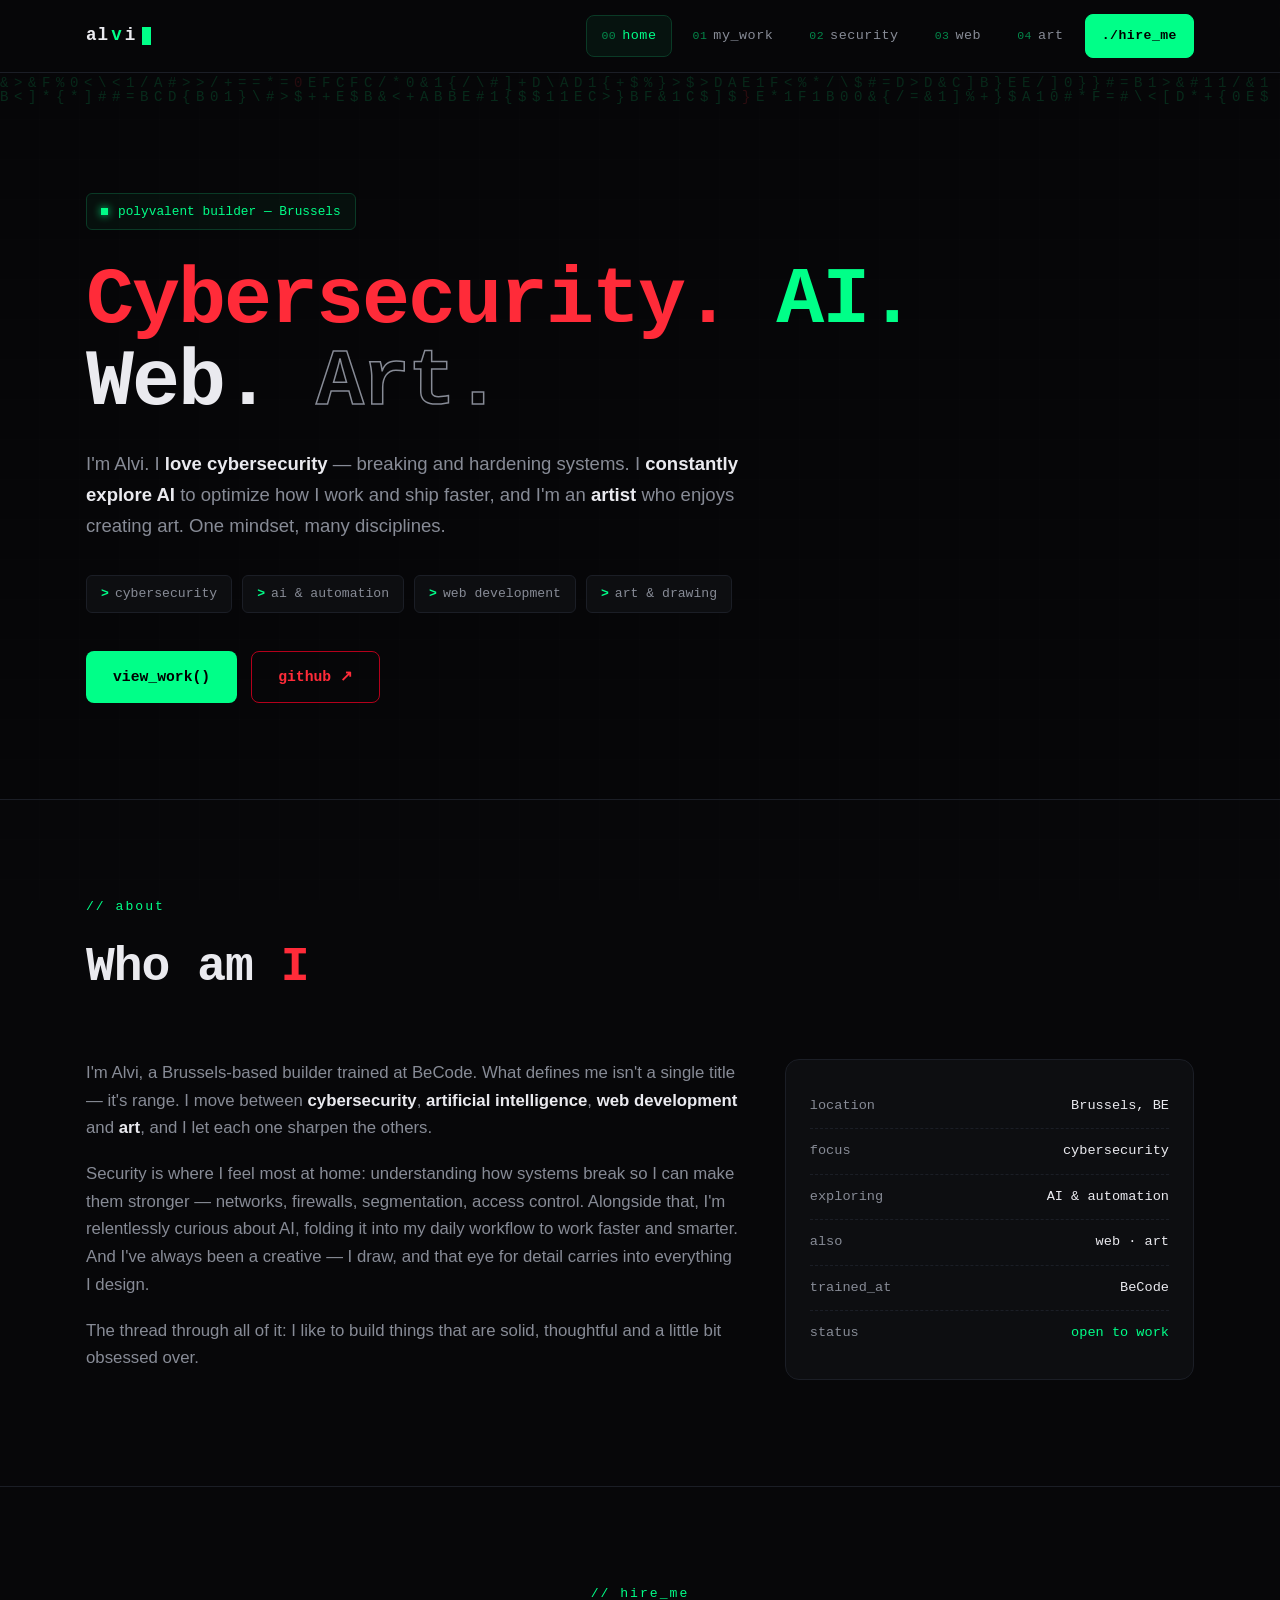
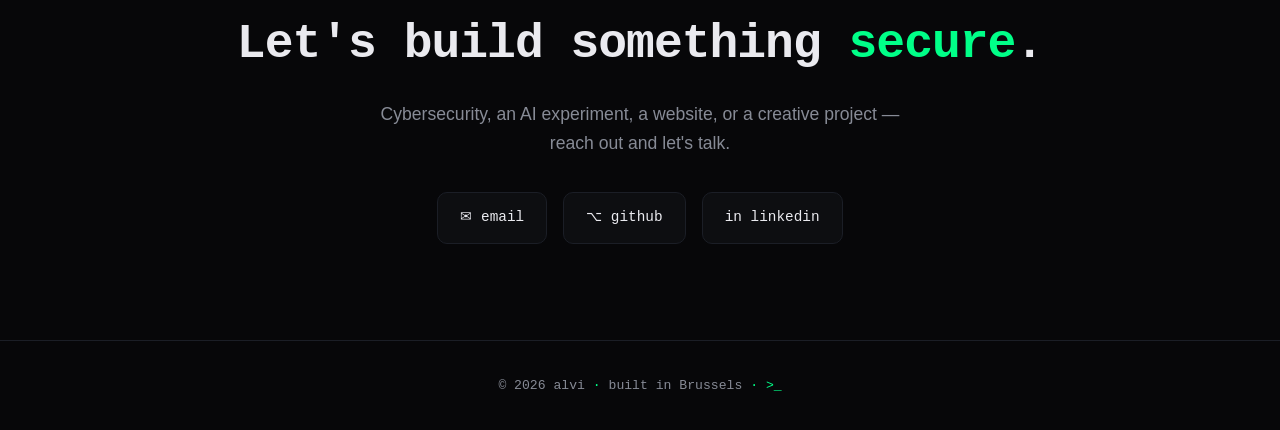
<file: index.html>
<!DOCTYPE html>
<html lang="en">
<head>
<meta charset="UTF-8">
<meta name="viewport" content="width=device-width, initial-scale=1.0">
<meta name="description" content="Alvi — cybersecurity, AI, web development and art. Brussels-based, polyvalent builder.">
<meta name="referrer" content="strict-origin-when-cross-origin">
<title>Alvi — Cybersecurity · AI · Web · Art</title>
<link rel="stylesheet" href="css/styles.css">
</head>
<body>

<header>
  <div class="wrap">
    <nav>
      <a class="brand" href="index.html">al<span class="p">v</span>i<span class="cur"></span></a>
      <button class="menu-btn" id="menuBtn" aria-label="Menu">[≡]</button>
      <div class="nav-links" id="navLinks">
        <a href="index.html" class="active" data-text="home"><span class="idx">00</span>home</a>
        <a href="pages/work.html" data-text="my_work"><span class="idx">01</span>my_work</a>
        <a href="pages/security.html" data-text="security"><span class="idx">02</span>security</a>
        <a href="pages/web.html" data-text="web"><span class="idx">03</span>web</a>
        <a href="pages/art.html" data-text="art"><span class="idx">04</span>art</a>
        <a class="nav-cta" href="#contact">./hire_me</a>
      </div>
    </nav>
  </div>
</header>

<!-- HERO -->
<section class="hero">
  <canvas id="matrix"></canvas>
  <div class="wrap">
    <div class="tagline reveal"><span class="sq"></span> polyvalent builder — Brussels</div>
    <h1 class="reveal"><span class="r">Cybersecurity.</span> <span class="g">AI.</span><br><span>Web.</span> <span class="stroke">Art.</span></h1>
    <p class="lead reveal">I'm Alvi. I <b>love cybersecurity</b> — breaking and hardening systems. I <b>constantly explore AI</b> to optimize how I work and ship faster, and I'm an <b>artist</b> who enjoys creating art. One mindset, many disciplines.</p>
    <div class="whatchips reveal">
      <span><b>&gt;</b>cybersecurity</span>
      <span><b>&gt;</b>ai &amp; automation</span>
      <span><b>&gt;</b>web development</span>
      <span><b>&gt;</b>art &amp; drawing</span>
    </div>
    <div class="cta reveal">
      <a href="pages/work.html" class="btn btn-green">view_work()</a>
      <a href="https://github.com/aedilkha" target="_blank" rel="noopener noreferrer" class="btn btn-red">github ↗</a>
    </div>
  </div>
</section>

<!-- ABOUT -->
<section class="block" id="about">
  <div class="wrap">
    <div class="sec-head reveal">
      <div class="sec-num">// about</div>
      <h2>Who am <span class="accent">I</span></h2>
    </div>
    <div class="about-grid">
      <div class="reveal">
        <p>I'm Alvi, a Brussels-based builder trained at BeCode. What defines me isn't a single title — it's range. I move between <b>cybersecurity</b>, <b>artificial intelligence</b>, <b>web development</b> and <b>art</b>, and I let each one sharpen the others.</p>
        <p>Security is where I feel most at home: understanding how systems break so I can make them stronger — networks, firewalls, segmentation, access control. Alongside that, I'm relentlessly curious about AI, folding it into my daily workflow to work faster and smarter. And I've always been a creative — I draw, and that eye for detail carries into everything I design.</p>
        <p>The thread through all of it: I like to build things that are solid, thoughtful and a little bit obsessed over.</p>
      </div>
      <aside class="facts reveal">
        <div class="fact"><span class="k">location</span><span class="v">Brussels, BE</span></div>
        <div class="fact"><span class="k">focus</span><span class="v">cybersecurity</span></div>
        <div class="fact"><span class="k">exploring</span><span class="v">AI &amp; automation</span></div>
        <div class="fact"><span class="k">also</span><span class="v">web · art</span></div>
        <div class="fact"><span class="k">trained_at</span><span class="v">BeCode</span></div>
        <div class="fact"><span class="k">status</span><span class="v" style="color:var(--green)">open to work</span></div>
      </aside>
    </div>
  </div>
</section>

<!-- CONTACT / HIRE ME -->
<section class="block contact" id="contact">
  <div class="wrap">
    <div class="sec-num reveal">// hire_me</div>
    <h2 class="reveal">Let's build something <span class="g">secure</span>.</h2>
    <p class="reveal">Cybersecurity, an AI experiment, a website, or a creative project — reach out and let's talk.</p>
    <div class="socials reveal">
      <a class="social" href="mailto:alvi.edilkhanov@gmail.com">✉ email</a>
      <a class="social" href="https://github.com/aedilkha" target="_blank" rel="noopener noreferrer">⌥ github</a>
      <a class="social" href="https://www.linkedin.com/in/alvi-e-b22881246/" target="_blank" rel="noopener noreferrer">in linkedin</a>
    </div>
  </div>
</section>

<footer>
  <div class="wrap">© <span id="year"></span> alvi <span class="g">·</span> built in Brussels <span class="g">·</span> <span class="g">&gt;_</span></div>
</footer>

<script src="js/script.js"></script>
</body>
</html>
</file>
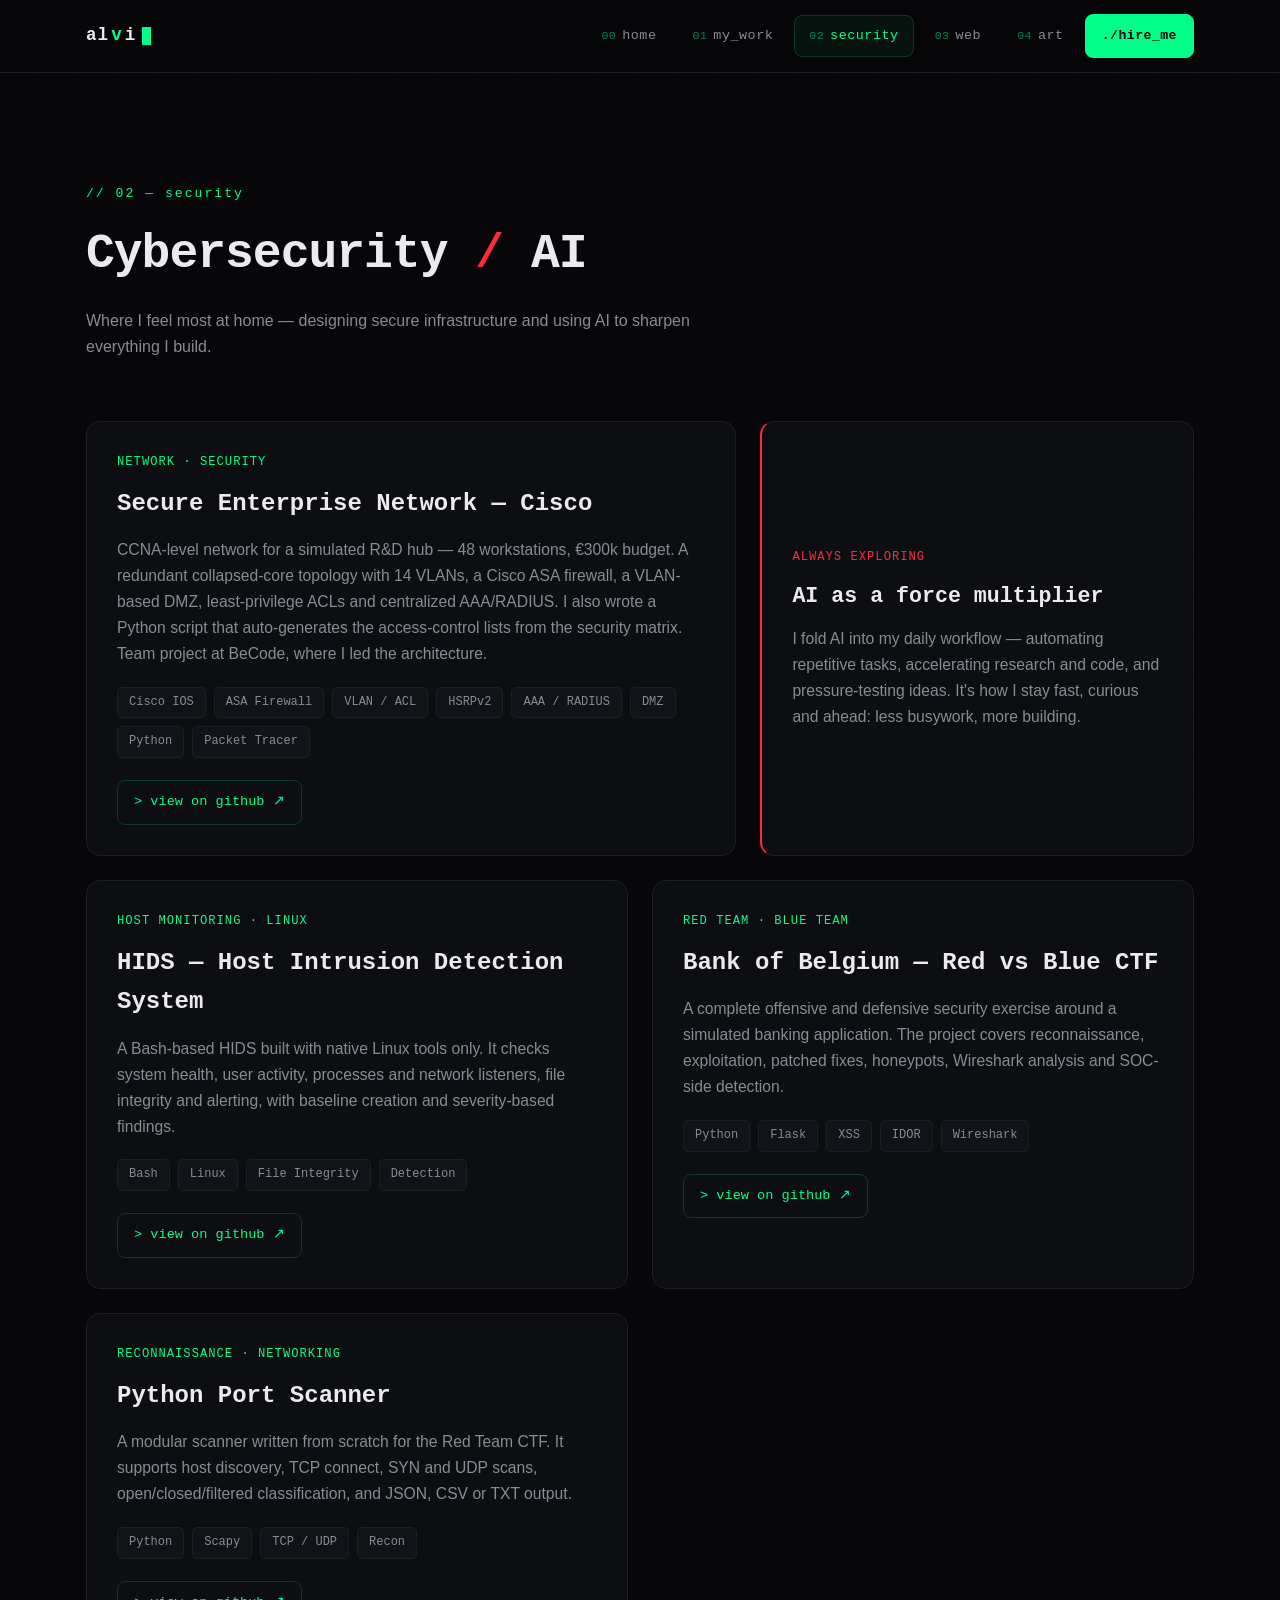
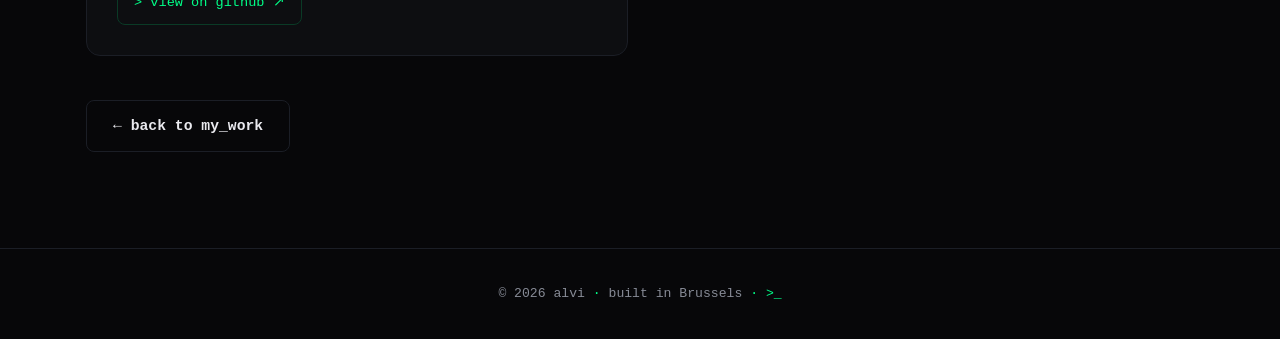
<file: pages/security.html>
<!DOCTYPE html>
<html lang="en">
<head>
<meta charset="UTF-8">
<meta name="viewport" content="width=device-width, initial-scale=1.0">
<meta name="description" content="Alvi's cybersecurity & network work.">
<meta name="referrer" content="strict-origin-when-cross-origin">
<title>Alvi — Security &amp; Network</title>
<link rel="stylesheet" href="../css/styles.css">
</head>
<body>

<header>
  <div class="wrap">
    <nav>
      <a class="brand" href="../index.html">al<span class="p">v</span>i<span class="cur"></span></a>
      <button class="menu-btn" id="menuBtn" aria-label="Menu">[≡]</button>
      <div class="nav-links" id="navLinks">
        <a href="../index.html" data-text="home"><span class="idx">00</span>home</a>
        <a href="work.html" data-text="my_work"><span class="idx">01</span>my_work</a>
        <a href="security.html" class="active" data-text="security"><span class="idx">02</span>security</a>
        <a href="web.html" data-text="web"><span class="idx">03</span>web</a>
        <a href="art.html" data-text="art"><span class="idx">04</span>art</a>
        <a class="nav-cta" href="../index.html#contact">./hire_me</a>
      </div>
    </nav>
  </div>
</header>

<section class="page-head">
  <div class="wrap">
    <div class="sec-num reveal">// 02 — security</div>
    <h1 class="reveal">Cybersecurity <span class="accent">/</span> AI</h1>
    <p class="reveal">Where I feel most at home — designing secure infrastructure and using AI to sharpen everything I build.</p>
  </div>
</section>

<section class="block" style="border-top:none;padding-top:40px">
  <div class="wrap">
    <div class="sec-grid">
      <article class="proj reveal">
        <div class="kicker">Network · Security</div>
        <h3>Secure Enterprise Network — Cisco</h3>
        <p>CCNA-level network for a simulated R&amp;D hub — 48 workstations, €300k budget. A redundant collapsed-core topology with 14 VLANs, a Cisco ASA firewall, a VLAN-based DMZ, least-privilege ACLs and centralized AAA/RADIUS. I also wrote a Python script that auto-generates the access-control lists from the security matrix. Team project at BeCode, where I led the architecture.</p>
        <div class="stack">
          <span class="chip">Cisco IOS</span><span class="chip">ASA Firewall</span><span class="chip">VLAN / ACL</span>
          <span class="chip">HSRPv2</span><span class="chip">AAA / RADIUS</span><span class="chip">DMZ</span><span class="chip">Python</span><span class="chip">Packet Tracer</span>
        </div>
        <a class="repo-link" href="https://github.com/aedilkha/secure-enterprise-network-cisco" target="_blank" rel="noopener noreferrer">&gt; view on github ↗</a>
      </article>
      <aside class="ai-card reveal">
        <div class="kicker">Always exploring</div>
        <h3>AI as a force multiplier</h3>
        <p>I fold AI into my daily workflow — automating repetitive tasks, accelerating research and code, and pressure-testing ideas. It's how I stay fast, curious and ahead: less busywork, more building.</p>
      </aside>
    </div>
    <div class="security-projects">
      <article class="proj reveal">
        <div class="kicker">Host monitoring · Linux</div>
        <h3>HIDS — Host Intrusion Detection System</h3>
        <p>A Bash-based HIDS built with native Linux tools only. It checks system health, user activity, processes and network listeners, file integrity and alerting, with baseline creation and severity-based findings.</p>
        <div class="stack"><span class="chip">Bash</span><span class="chip">Linux</span><span class="chip">File Integrity</span><span class="chip">Detection</span></div>
        <a class="repo-link" href="https://github.com/aedilkha/hids-bash-project" target="_blank" rel="noopener noreferrer">&gt; view on github ↗</a>
      </article>

      <article class="proj reveal">
        <div class="kicker">Red team · Blue team</div>
        <h3>Bank of Belgium — Red vs Blue CTF</h3>
        <p>A complete offensive and defensive security exercise around a simulated banking application. The project covers reconnaissance, exploitation, patched fixes, honeypots, Wireshark analysis and SOC-side detection.</p>
        <div class="stack"><span class="chip">Python</span><span class="chip">Flask</span><span class="chip">XSS</span><span class="chip">IDOR</span><span class="chip">Wireshark</span></div>
        <a class="repo-link" href="https://github.com/aedilkha/offensive-defensive-security-lab" target="_blank" rel="noopener noreferrer">&gt; view on github ↗</a>
      </article>

      <article class="proj reveal">
        <div class="kicker">Reconnaissance · Networking</div>
        <h3>Python Port Scanner</h3>
        <p>A modular scanner written from scratch for the Red Team CTF. It supports host discovery, TCP connect, SYN and UDP scans, open/closed/filtered classification, and JSON, CSV or TXT output.</p>
        <div class="stack"><span class="chip">Python</span><span class="chip">Scapy</span><span class="chip">TCP / UDP</span><span class="chip">Recon</span></div>
        <a class="repo-link" href="https://github.com/aedilkha/python-port-scanner" target="_blank" rel="noopener noreferrer">&gt; view on github ↗</a>
      </article>

    </div>
    <div style="margin-top:44px" class="reveal">
      <a href="work.html" class="btn btn-ghost">← back to my_work</a>
    </div>
  </div>
</section>

<footer>
  <div class="wrap">© <span id="year"></span> alvi <span class="g">·</span> built in Brussels <span class="g">·</span> <span class="g">&gt;_</span></div>
</footer>

<script src="../js/script.js"></script>
</body>
</html>
</file>
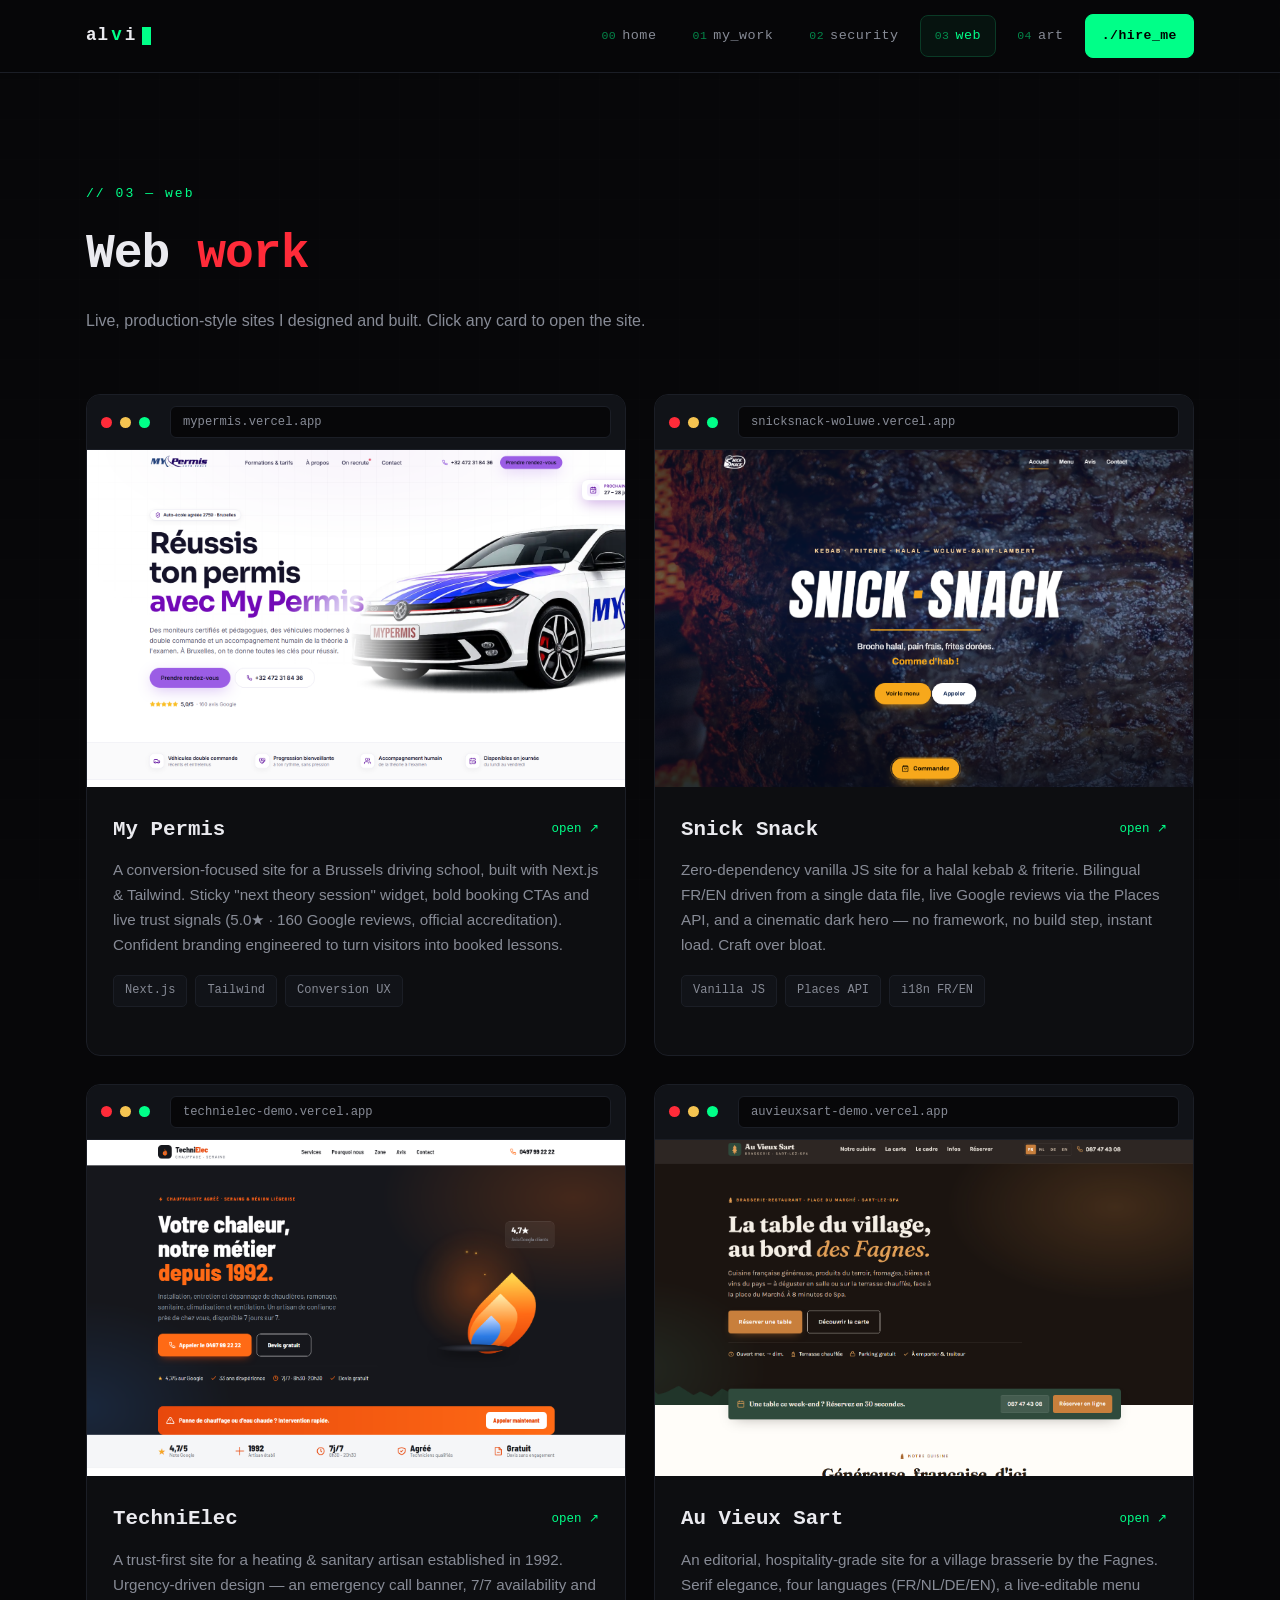
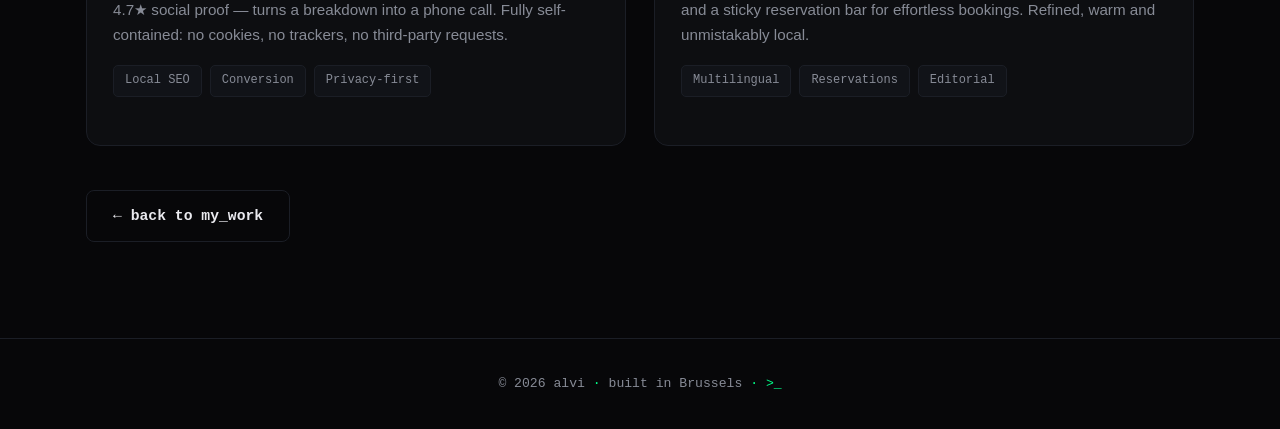
<file: pages/web.html>
<!DOCTYPE html>
<html lang="en">
<head>
<meta charset="UTF-8">
<meta name="viewport" content="width=device-width, initial-scale=1.0">
<meta name="description" content="Alvi's web development work — live production sites.">
<meta name="referrer" content="strict-origin-when-cross-origin">
<title>Alvi — Web Work</title>
<link rel="stylesheet" href="../css/styles.css">
</head>
<body>

<header>
  <div class="wrap">
    <nav>
      <a class="brand" href="../index.html">al<span class="p">v</span>i<span class="cur"></span></a>
      <button class="menu-btn" id="menuBtn" aria-label="Menu">[≡]</button>
      <div class="nav-links" id="navLinks">
        <a href="../index.html" data-text="home"><span class="idx">00</span>home</a>
        <a href="work.html" data-text="my_work"><span class="idx">01</span>my_work</a>
        <a href="security.html" data-text="security"><span class="idx">02</span>security</a>
        <a href="web.html" class="active" data-text="web"><span class="idx">03</span>web</a>
        <a href="art.html" data-text="art"><span class="idx">04</span>art</a>
        <a class="nav-cta" href="../index.html#contact">./hire_me</a>
      </div>
    </nav>
  </div>
</header>

<section class="page-head">
  <div class="wrap">
    <div class="sec-num reveal">// 03 — web</div>
    <h1 class="reveal">Web <span class="accent">work</span></h1>
    <p class="reveal">Live, production-style sites I designed and built. Click any card to open the site.</p>
  </div>
</section>

<section class="block" style="border-top:none;padding-top:40px">
  <div class="wrap">
    <div class="web-grid">

      <!-- 1. My Permis -->
      <a class="webcard reveal" href="https://mypermis.vercel.app/" target="_blank" rel="noopener noreferrer">
        <div class="browser"><div class="chrome"><span class="dot d1"></span><span class="dot d2"></span><span class="dot d3"></span><span class="addr">mypermis.vercel.app</span></div></div>
        <div class="frame"><span class="ph">MY PERMIS</span><img src="../assets/web/mypermis.png" alt="My Permis — preview" loading="lazy" onerror="this.style.display='none'"></div>
        <div class="webinfo">
          <div class="top"><h3>My Permis</h3><span class="visit">open ↗</span></div>
          <p>A conversion-focused site for a Brussels driving school, built with Next.js &amp; Tailwind. Sticky "next theory session" widget, bold booking CTAs and live trust signals (5.0★ · 160 Google reviews, official accreditation). Confident branding engineered to turn visitors into booked lessons.</p>
          <div class="stack"><span class="chip">Next.js</span><span class="chip">Tailwind</span><span class="chip">Conversion UX</span></div>
        </div>
      </a>

      <!-- 2. Snick Snack -->
      <a class="webcard reveal" href="https://snicksnack-woluwe.vercel.app/" target="_blank" rel="noopener noreferrer">
        <div class="browser"><div class="chrome"><span class="dot d1"></span><span class="dot d2"></span><span class="dot d3"></span><span class="addr">snicksnack-woluwe.vercel.app</span></div></div>
        <div class="frame"><span class="ph">SNICK SNACK</span><img src="../assets/web/snicksnack.png" alt="Snick Snack — preview" loading="lazy" onerror="this.style.display='none'"></div>
        <div class="webinfo">
          <div class="top"><h3>Snick Snack</h3><span class="visit">open ↗</span></div>
          <p>Zero-dependency vanilla JS site for a halal kebab &amp; friterie. Bilingual FR/EN driven from a single data file, live Google reviews via the Places API, and a cinematic dark hero — no framework, no build step, instant load. Craft over bloat.</p>
          <div class="stack"><span class="chip">Vanilla JS</span><span class="chip">Places API</span><span class="chip">i18n FR/EN</span></div>
        </div>
      </a>

      <!-- 3. TechniElec -->
      <a class="webcard reveal" href="https://technielec-demo.vercel.app/" target="_blank" rel="noopener noreferrer">
        <div class="browser"><div class="chrome"><span class="dot d1"></span><span class="dot d2"></span><span class="dot d3"></span><span class="addr">technielec-demo.vercel.app</span></div></div>
        <div class="frame"><span class="ph">TECHNIELEC</span><img src="../assets/web/technielec.png" alt="TechniElec — preview" loading="lazy" onerror="this.style.display='none'"></div>
        <div class="webinfo">
          <div class="top"><h3>TechniElec</h3><span class="visit">open ↗</span></div>
          <p>A trust-first site for a heating &amp; sanitary artisan established in 1992. Urgency-driven design — an emergency call banner, 7/7 availability and 4.7★ social proof — turns a breakdown into a phone call. Fully self-contained: no cookies, no trackers, no third-party requests.</p>
          <div class="stack"><span class="chip">Local SEO</span><span class="chip">Conversion</span><span class="chip">Privacy-first</span></div>
        </div>
      </a>

      <!-- 4. Au Vieux Sart -->
      <a class="webcard reveal" href="https://auvieuxsart-demo.vercel.app/" target="_blank" rel="noopener noreferrer">
        <div class="browser"><div class="chrome"><span class="dot d1"></span><span class="dot d2"></span><span class="dot d3"></span><span class="addr">auvieuxsart-demo.vercel.app</span></div></div>
        <div class="frame"><span class="ph">AU VIEUX SART</span><img src="../assets/web/auvieuxsart.png" alt="Au Vieux Sart — preview" loading="lazy" onerror="this.style.display='none'"></div>
        <div class="webinfo">
          <div class="top"><h3>Au Vieux Sart</h3><span class="visit">open ↗</span></div>
          <p>An editorial, hospitality-grade site for a village brasserie by the Fagnes. Serif elegance, four languages (FR/NL/DE/EN), a live-editable menu and a sticky reservation bar for effortless bookings. Refined, warm and unmistakably local.</p>
          <div class="stack"><span class="chip">Multilingual</span><span class="chip">Reservations</span><span class="chip">Editorial</span></div>
        </div>
      </a>

    </div>
    <div style="margin-top:44px" class="reveal">
      <a href="work.html" class="btn btn-ghost">← back to my_work</a>
    </div>
  </div>
</section>

<footer>
  <div class="wrap">© <span id="year"></span> alvi <span class="g">·</span> built in Brussels <span class="g">·</span> <span class="g">&gt;_</span></div>
</footer>

<script src="../js/script.js"></script>
</body>
</html>
</file>
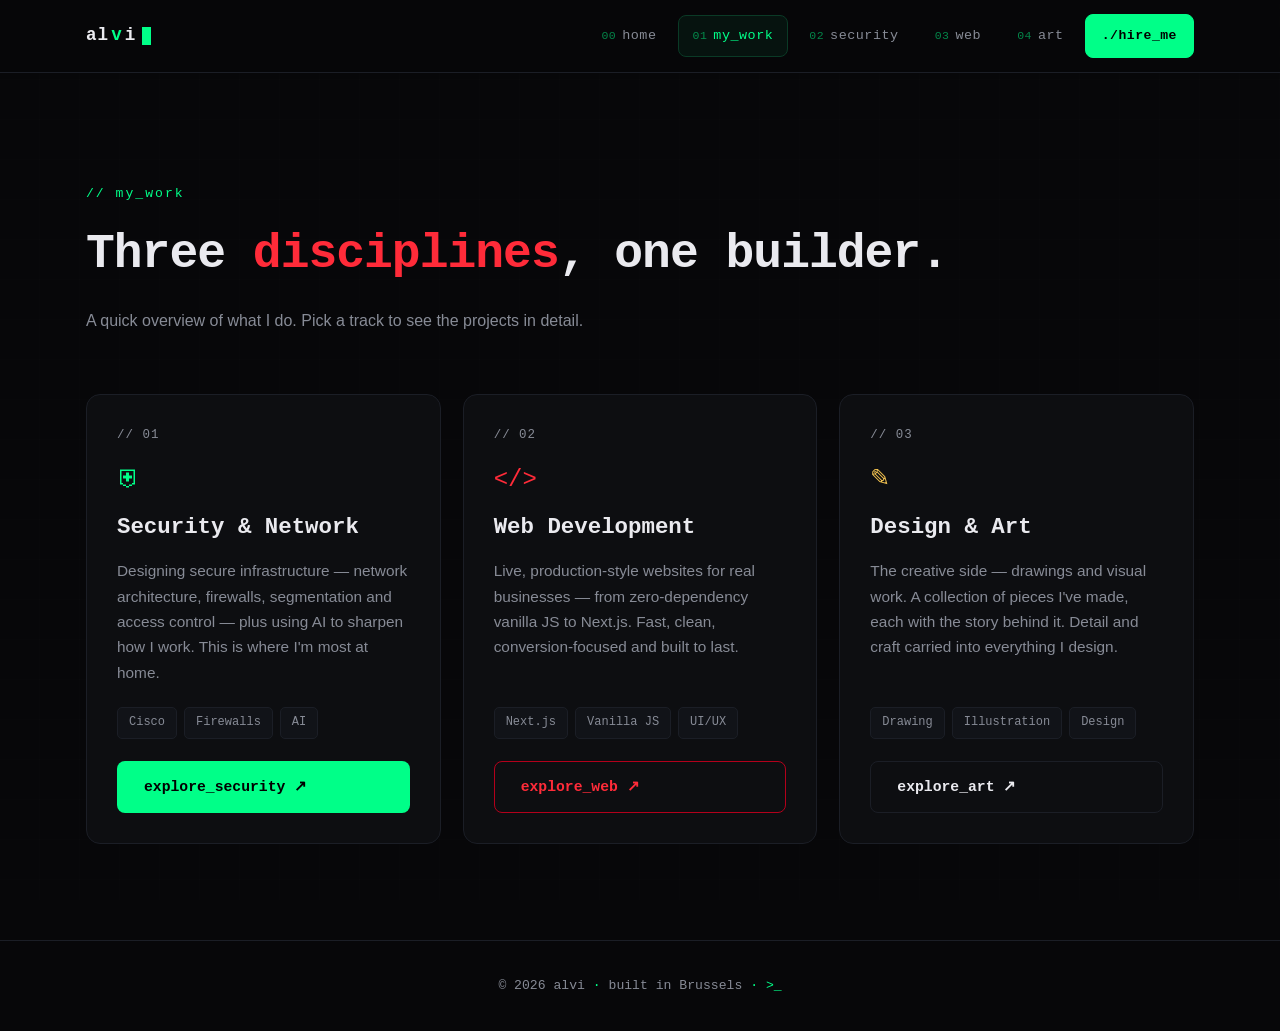
<file: pages/work.html>
<!DOCTYPE html>
<html lang="en">
<head>
<meta charset="UTF-8">
<meta name="viewport" content="width=device-width, initial-scale=1.0">
<meta name="description" content="Alvi's work — cybersecurity, web development and art.">
<meta name="referrer" content="strict-origin-when-cross-origin">
<title>Alvi — My Work</title>
<link rel="stylesheet" href="../css/styles.css">
</head>
<body>

<header>
  <div class="wrap">
    <nav>
      <a class="brand" href="../index.html">al<span class="p">v</span>i<span class="cur"></span></a>
      <button class="menu-btn" id="menuBtn" aria-label="Menu">[≡]</button>
      <div class="nav-links" id="navLinks">
        <a href="../index.html" data-text="home"><span class="idx">00</span>home</a>
        <a href="work.html" class="active" data-text="my_work"><span class="idx">01</span>my_work</a>
        <a href="security.html" data-text="security"><span class="idx">02</span>security</a>
        <a href="web.html" data-text="web"><span class="idx">03</span>web</a>
        <a href="art.html" data-text="art"><span class="idx">04</span>art</a>
        <a class="nav-cta" href="../index.html#contact">./hire_me</a>
      </div>
    </nav>
  </div>
</header>

<section class="page-head">
  <div class="wrap">
    <div class="sec-num reveal">// my_work</div>
    <h1 class="reveal">Three <span class="accent">disciplines</span>, one builder.</h1>
    <p class="reveal">A quick overview of what I do. Pick a track to see the projects in detail.</p>
  </div>
</section>

<section class="block" style="border-top:none;padding-top:40px">
  <div class="wrap">
    <div class="ov-grid">

      <article class="ov sec reveal">
        <div class="num">// 01</div>
        <div class="ic">⛨</div>
        <h3>Security &amp; Network</h3>
        <p>Designing secure infrastructure — network architecture, firewalls, segmentation and access control — plus using AI to sharpen how I work. This is where I'm most at home.</p>
        <div class="taglist"><span class="chip">Cisco</span><span class="chip">Firewalls</span><span class="chip">AI</span></div>
        <a href="security.html" class="btn btn-green">explore_security ↗</a>
      </article>

      <article class="ov wb reveal">
        <div class="num">// 02</div>
        <div class="ic">&lt;/&gt;</div>
        <h3>Web Development</h3>
        <p>Live, production-style websites for real businesses — from zero-dependency vanilla JS to Next.js. Fast, clean, conversion-focused and built to last.</p>
        <div class="taglist"><span class="chip">Next.js</span><span class="chip">Vanilla JS</span><span class="chip">UI/UX</span></div>
        <a href="web.html" class="btn btn-red">explore_web ↗</a>
      </article>

      <article class="ov ar reveal">
        <div class="num">// 03</div>
        <div class="ic">✎</div>
        <h3>Design &amp; Art</h3>
        <p>The creative side — drawings and visual work. A collection of pieces I've made, each with the story behind it. Detail and craft carried into everything I design.</p>
        <div class="taglist"><span class="chip">Drawing</span><span class="chip">Illustration</span><span class="chip">Design</span></div>
        <a href="art.html" class="btn btn-ghost">explore_art ↗</a>
      </article>

    </div>
  </div>
</section>

<footer>
  <div class="wrap">© <span id="year"></span> alvi <span class="g">·</span> built in Brussels <span class="g">·</span> <span class="g">&gt;_</span></div>
</footer>

<script src="../js/script.js"></script>
</body>
</html>
</file>
<file: css/styles.css>
:root{
  --bg:#070709;
  --panel:#0d0e11;
  --panel-2:#111318;
  --border:#1b1e26;
  --text:#eaeaef;
  --dim:#878b96;
  --green:#00ff88;
  --green-dim:#0a3a26;
  --red:#ff2b39;
  --blood:#b3001b;
  --max:1160px;
  --mono:"JetBrains Mono",ui-monospace,SFMono-Regular,Menlo,Consolas,"Courier New",monospace;
  --sans:-apple-system,BlinkMacSystemFont,"Segoe UI",Inter,Roboto,Helvetica,Arial,sans-serif;
}
*{box-sizing:border-box;margin:0;padding:0}
/* ---- anti-copy: block text selection everywhere ---- */
*{-webkit-user-select:none;-moz-user-select:none;-ms-user-select:none;user-select:none}
img{-webkit-user-drag:none;-khtml-user-drag:none;-moz-user-drag:none;-o-user-drag:none;user-drag:none;pointer-events:none}
html{scroll-behavior:smooth}
body{background:var(--bg);color:var(--text);font-family:var(--sans);line-height:1.65;-webkit-font-smoothing:antialiased;overflow-x:hidden}
a{color:inherit;text-decoration:none}
::selection{background:transparent}
.wrap{max-width:var(--max);margin:0 auto;padding:0 26px}
.mono{font-family:var(--mono)}

body::before{
  content:"";position:fixed;inset:0;z-index:-2;
  background-image:
    linear-gradient(transparent 0,transparent 39px,rgba(255,255,255,.02) 40px),
    linear-gradient(90deg,transparent 0,transparent 39px,rgba(255,255,255,.02) 40px);
  background-size:40px 40px;
}

/* ===== NAV ===== */
header{position:sticky;top:0;z-index:100;background:rgba(7,7,9,.72);backdrop-filter:blur(14px);border-bottom:1px solid var(--border)}
nav{display:flex;align-items:center;justify-content:space-between;height:72px;gap:16px}
.brand{font-family:var(--mono);font-weight:700;font-size:1.1rem;letter-spacing:1px;display:flex;align-items:center;gap:2px;flex-shrink:0}
.brand .p{color:var(--green)}
.brand .cur{width:9px;height:18px;background:var(--green);display:inline-block;margin-left:4px;animation:blink 1.1s steps(1) infinite}
@keyframes blink{50%{opacity:0}}
.nav-links{display:flex;gap:6px;align-items:center}
.nav-links a{
  position:relative;font-family:var(--mono);font-size:.84rem;letter-spacing:.5px;color:var(--dim);
  padding:9px 14px;border:1px solid transparent;border-radius:8px;overflow:hidden;transition:color .2s,border-color .2s,background .2s;
}
.nav-links a .idx{color:var(--green);opacity:.5;margin-right:6px;font-size:.72rem}
.nav-links a:not(.nav-cta)::before{content:"";position:absolute;left:0;bottom:0;height:2px;width:100%;background:var(--green);transform:scaleX(0);transform-origin:left;transition:transform .28s ease}
.nav-links a:not(.nav-cta):hover{color:var(--text);border-color:var(--border);background:var(--panel)}
.nav-links a:not(.nav-cta):hover::before{transform:scaleX(1)}
.nav-links a.glitch{text-shadow:2px 0 var(--red),-2px 0 var(--green)}
.nav-links a.active{color:var(--green);border-color:var(--green-dim);background:rgba(0,255,136,.05)}
/* hire me button + readable hover */
.nav-cta,.nav-links a.nav-cta{font-family:var(--mono);font-size:.82rem;color:#000;background:var(--green);padding:10px 16px;border:1px solid var(--green);border-radius:8px;font-weight:700;transition:transform .18s,background .2s,color .2s,box-shadow .2s}
.nav-cta:hover,.nav-links a.nav-cta:hover{background:#000;color:var(--green);transform:translateY(-2px);box-shadow:0 0 0 1px var(--green),0 8px 24px rgba(0,255,136,.25)}
.menu-btn{display:none;background:none;border:0;color:var(--green);font-size:1.4rem;cursor:pointer;font-family:var(--mono)}

/* ===== HERO ===== */
.hero{position:relative;padding:120px 0 96px;overflow:hidden}
#matrix{position:absolute;inset:0;z-index:-1;opacity:.14}
.tagline{display:inline-flex;align-items:center;gap:10px;font-family:var(--mono);font-size:.8rem;color:var(--green);border:1px solid var(--green-dim);background:rgba(0,255,136,.04);padding:7px 14px;border-radius:6px;margin-bottom:30px}
.tagline .sq{width:7px;height:7px;background:var(--green);box-shadow:0 0 8px var(--green)}
.hero h1{font-family:var(--mono);font-size:clamp(2.5rem,7.5vw,5rem);line-height:1.02;font-weight:800;letter-spacing:-2px;margin-bottom:26px}
.hero h1 .r{color:var(--red)}
.hero h1 .g{color:var(--green)}
.hero h1 .stroke{color:transparent;-webkit-text-stroke:1.5px var(--dim)}
.hero p.lead{max-width:660px;color:var(--dim);font-size:1.16rem;margin-bottom:34px}
.hero p.lead b{color:var(--text);font-weight:600}
.whatchips{display:flex;flex-wrap:wrap;gap:10px;margin-bottom:38px}
.whatchips span{font-family:var(--mono);font-size:.82rem;padding:7px 14px;border:1px solid var(--border);border-radius:6px;background:var(--panel);color:var(--dim)}
.whatchips span b{color:var(--green);font-weight:700;margin-right:6px}
.cta{display:flex;gap:14px;flex-wrap:wrap}
.btn{font-family:var(--mono);padding:13px 26px;border-radius:8px;font-weight:600;font-size:.92rem;cursor:pointer;transition:transform .18s,box-shadow .2s,background .2s,color .2s;border:1px solid transparent;display:inline-block}
.btn-green{background:var(--green);color:#000}
.btn-green:hover{transform:translateY(-2px);box-shadow:0 10px 30px rgba(0,255,136,.28)}
.btn-red{background:transparent;border-color:var(--blood);color:var(--red)}
.btn-red:hover{background:var(--blood);color:#fff;transform:translateY(-2px)}
.btn-ghost{background:transparent;border-color:var(--border);color:var(--text)}
.btn-ghost:hover{border-color:var(--green);color:var(--green);transform:translateY(-2px)}

/* ===== GENERIC SECTIONS ===== */
section.block{padding:96px 0;border-top:1px solid var(--border)}
.page-head{padding:110px 0 20px}
.sec-head{margin-bottom:52px}
.sec-num{font-family:var(--mono);color:var(--green);font-size:.82rem;letter-spacing:2px}
.sec-head h2,.page-head h1{font-family:var(--mono);font-size:clamp(1.9rem,4.5vw,3rem);font-weight:800;letter-spacing:-1px;margin-top:10px}
.sec-head h2 .accent,.page-head h1 .accent{color:var(--red)}
.sec-head p,.page-head p{color:var(--dim);margin-top:14px;max-width:660px}

/* about */
.about-grid{display:grid;grid-template-columns:1.6fr 1fr;gap:44px;align-items:start}
.about-grid p{color:var(--dim);margin-bottom:18px;font-size:1.05rem}
.about-grid p b{color:var(--text);font-weight:600}
.facts{background:var(--panel);border:1px solid var(--border);border-radius:14px;padding:24px}
.fact{display:flex;justify-content:space-between;gap:14px;font-family:var(--mono);font-size:.85rem;padding:11px 0;border-bottom:1px dashed var(--border)}
.fact:last-child{border-bottom:0}
.fact .k{color:var(--dim)}
.fact .v{color:var(--text);text-align:right}

/* work overview cards */
.ov-grid{display:grid;grid-template-columns:repeat(3,1fr);gap:22px}
.ov{background:var(--panel);border:1px solid var(--border);border-radius:14px;padding:30px;display:flex;flex-direction:column;transition:border-color .25s,transform .25s}
.ov:hover{transform:translateY(-5px)}
.ov.sec:hover{border-color:var(--green)}
.ov.wb:hover{border-color:var(--red)}
.ov.ar:hover{border-color:#f5c451}
.ov .num{font-family:var(--mono);font-size:.78rem;letter-spacing:1px;color:var(--dim)}
.ov .ic{font-family:var(--mono);font-size:1.5rem;margin:14px 0 4px}
.ov.sec .ic{color:var(--green)}.ov.wb .ic{color:var(--red)}.ov.ar .ic{color:#f5c451}
.ov h3{font-family:var(--mono);font-size:1.4rem;margin:6px 0 12px;font-weight:700}
.ov p{color:var(--dim);font-size:.96rem;margin-bottom:22px;flex:1}
.ov .taglist{display:flex;flex-wrap:wrap;gap:7px;margin-bottom:22px}

/* project detail */
.sec-grid{display:grid;grid-template-columns:1.5fr 1fr;gap:24px;align-items:stretch}
.security-projects{display:grid;grid-template-columns:repeat(2,1fr);gap:24px;margin-top:24px}
.proj{background:var(--panel);border:1px solid var(--border);border-radius:14px;padding:30px;transition:border-color .25s,transform .25s}
.proj:hover{border-color:var(--green);transform:translateY(-4px)}
.proj .kicker{font-family:var(--mono);font-size:.76rem;letter-spacing:1px;color:var(--green);text-transform:uppercase}
.proj h3{font-family:var(--mono);font-size:1.5rem;margin:12px 0 14px;font-weight:700}
.proj p{color:var(--dim);font-size:.98rem;margin-bottom:20px}
.stack{display:flex;flex-wrap:wrap;gap:8px;margin-bottom:22px}
.chip{font-family:var(--mono);font-size:.75rem;padding:5px 11px;border-radius:5px;background:var(--panel-2);border:1px solid var(--border);color:var(--dim)}
.repo-link{display:inline-flex;align-items:center;gap:9px;font-family:var(--mono);font-size:.85rem;color:var(--green);border:1px solid var(--green-dim);padding:10px 16px;border-radius:8px;transition:background .2s,transform .18s}
.repo-link:hover{background:rgba(0,255,136,.08);transform:translateY(-2px)}
.ai-card{background:var(--panel);border:1px solid var(--border);border-left:2px solid var(--red);border-radius:14px;padding:30px;display:flex;flex-direction:column;justify-content:center}
.ai-card .kicker{font-family:var(--mono);font-size:.76rem;letter-spacing:1px;color:var(--red);text-transform:uppercase}
.ai-card h3{font-family:var(--mono);font-size:1.35rem;margin:12px 0 12px}
.ai-card p{color:var(--dim);font-size:.98rem}

/* web cards */
.web-grid{display:grid;grid-template-columns:repeat(2,1fr);gap:28px}
.webcard{display:block;background:var(--panel);border:1px solid var(--border);border-radius:14px;overflow:hidden;transition:border-color .25s,transform .25s,box-shadow .25s}
.webcard:hover{border-color:var(--green);transform:translateY(-5px);box-shadow:0 18px 50px rgba(0,0,0,.5)}
.browser{background:var(--panel-2);border-bottom:1px solid var(--border)}
.chrome{display:flex;align-items:center;gap:8px;padding:11px 14px}
.chrome .dot{width:11px;height:11px;border-radius:50%}
.chrome .d1{background:var(--red)}.chrome .d2{background:#f5c451}.chrome .d3{background:var(--green)}
.chrome .addr{margin-left:12px;flex:1;font-family:var(--mono);font-size:.76rem;color:var(--dim);background:var(--bg);border:1px solid var(--border);border-radius:6px;padding:5px 12px;white-space:nowrap;overflow:hidden;text-overflow:ellipsis}
.frame{position:relative;width:100%;aspect-ratio:16/10;overflow:hidden;background:var(--bg)}
.frame .ph{position:absolute;inset:0;display:flex;align-items:center;justify-content:center;font-family:var(--mono);color:#2a2e38;font-size:1.3rem;letter-spacing:2px;text-align:center;padding:0 20px}
.frame img{position:absolute;inset:0;width:100%;height:100%;object-fit:cover;object-position:top center;display:block}
.webinfo{padding:26px}
.webinfo .top{display:flex;align-items:center;justify-content:space-between;gap:12px;margin-bottom:6px}
.webinfo h3{font-family:var(--mono);font-size:1.3rem;font-weight:700}
.webinfo .visit{font-family:var(--mono);font-size:.78rem;color:var(--green);white-space:nowrap}
.webinfo p{color:var(--dim);font-size:.95rem;margin:10px 0 18px}

/* art gallery */
.art-grid{display:grid;grid-template-columns:repeat(3,1fr);gap:22px}
.art{background:var(--panel);border:1px solid var(--border);border-radius:12px;overflow:hidden;transition:border-color .25s,transform .25s}
.art:hover{border-color:#f5c451;transform:translateY(-4px)}
.art .imgwrap{position:relative;aspect-ratio:4/5;background:var(--bg);overflow:hidden}
.art .imgwrap .ph{position:absolute;inset:0;display:flex;align-items:center;justify-content:center;font-family:var(--mono);color:#2a2e38;font-size:1rem;letter-spacing:2px}
.art .imgwrap img{position:absolute;inset:0;width:100%;height:100%;object-fit:cover;display:block}
.art .cap{padding:18px}
.art .cap h3{font-family:var(--mono);font-size:1rem;font-weight:700;margin-bottom:8px}
.art .cap p{color:var(--dim);font-size:.88rem}

/* contact */
.contact{text-align:center}
.contact h2{font-family:var(--mono);font-size:clamp(1.8rem,4.5vw,3rem);font-weight:800;letter-spacing:-1px}
.contact h2 .g{color:var(--green)}
.contact p{color:var(--dim);max-width:520px;margin:16px auto 34px;font-size:1.1rem}
.socials{display:flex;gap:16px;justify-content:center;flex-wrap:wrap}
.social{font-family:var(--mono);display:inline-flex;align-items:center;gap:10px;padding:13px 22px;border:1px solid var(--border);border-radius:10px;background:var(--panel);color:var(--text);font-size:.9rem;transition:transform .18s,border-color .2s,color .2s}
.social:hover{transform:translateY(-3px);border-color:var(--green);color:var(--green)}

footer{border-top:1px solid var(--border);padding:34px 0;text-align:center;color:var(--dim);font-family:var(--mono);font-size:.82rem}
footer .g{color:var(--green)}

.reveal{opacity:0;transform:translateY(28px);transition:opacity .7s ease,transform .7s ease}
.reveal.visible{opacity:1;transform:none}

@media(max-width:980px){
  .nav-links a .idx{display:none}
  .nav-links a:not(.nav-cta){padding:9px 10px}
}
@media(max-width:860px){
  .about-grid,.sec-grid,.security-projects{grid-template-columns:1fr}
  .ov-grid,.web-grid,.art-grid{grid-template-columns:1fr}
}
@media(max-width:820px){
  .menu-btn{display:block;order:3}
  .nav-links{display:none}
  .nav-links.open{display:flex;position:absolute;top:72px;left:0;right:0;flex-direction:column;gap:0;background:var(--panel);border-bottom:1px solid var(--border);padding:8px;align-items:stretch}
  .nav-links.open a{border-radius:6px;padding:14px 16px}
  .nav-links.open .nav-cta{text-align:center;margin-top:6px}
  .hero{padding:78px 0 64px}
}
</file>
